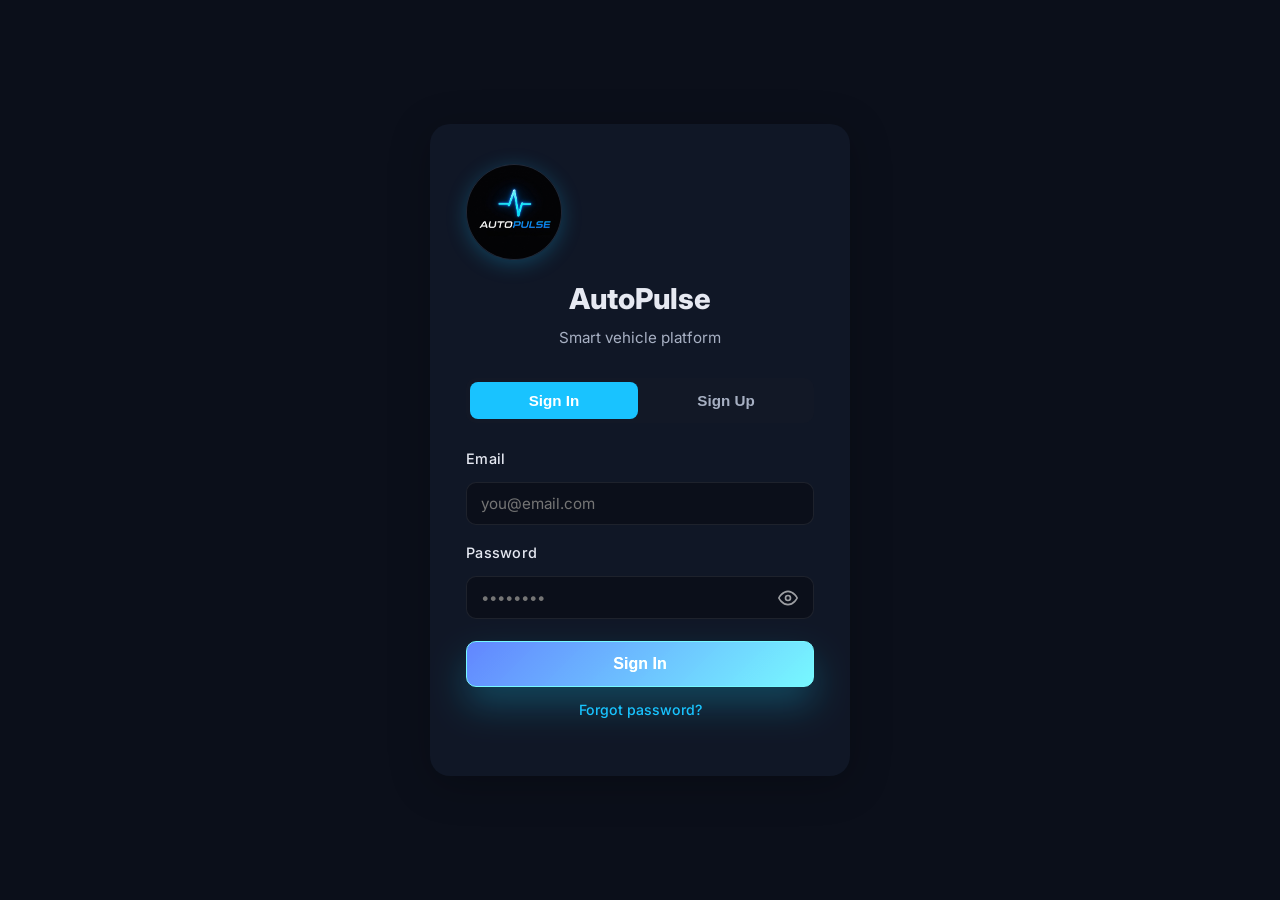
<file: auth.html>
<!doctype html>
<html lang="en">
  <head>
    <meta charset="UTF-8" />
    <meta name="viewport" content="width=device-width, initial-scale=1.0" />
    <title>AutoPulse — Login</title>
    <meta name="theme-color" content="#0b0f1a" />
    <link rel="preconnect" href="https://fonts.googleapis.com" />
    <link rel="preconnect" href="https://fonts.gstatic.com" crossorigin />
    <link href="https://fonts.googleapis.com/css2?family=Inter:wght@300;400;500;600;700;800&display=swap" rel="stylesheet" />
    <link rel="stylesheet" href="styles.css" />
    <link rel="stylesheet" href="auth.css" />
  </head>
  <body class="auth-body">

    <div class="auth-container">

      <!-- Logo -->
      <div class="auth-brand">
        <img src="images/NEW.png" alt="AutoPulse" class="auth-logo" />
        <h1 class="auth-title">AutoPulse</h1>
        <p class="auth-subtitle">Smart vehicle platform</p>
      </div>

      <!-- Tabs -->
      <div class="auth-tabs">
        <button class="auth-tab active" id="tab-login" onclick="switchTab('login')">Sign In</button>
        <button class="auth-tab" id="tab-signup" onclick="switchTab('signup')">Sign Up</button>
      </div>

      <!-- Login Form -->
      <div id="form-login" class="auth-form">
        <div class="form-group">
          <label for="login-email">Email</label>
          <input type="email" id="login-email" placeholder="you@email.com" required />
        </div>
        <div class="form-group">
          <label for="login-password">Password</label>
          <div class="password-wrapper">
            <input type="password" id="login-password" placeholder="••••••••" required />
            <button type="button" class="toggle-password" onclick="togglePassword('login-password', this)" aria-label="Show password">
              <svg width="20" height="20" viewBox="0 0 24 24" fill="none" stroke="currentColor" stroke-width="2" stroke-linecap="round" stroke-linejoin="round"><path d="M1 12s4-8 11-8 11 8 11 8-4 8-11 8-11-8-11-8z"></path><circle cx="12" cy="12" r="3"></circle></svg>
            </button>
          </div>
        </div>
        <div id="login-error" class="auth-message error" style="display:none;"></div>
        <button class="btn primary auth-btn" onclick="handleLogin()">Sign In</button>
        <p style="text-align:center;margin-top:12px;font-size:0.88rem;">
         <a href="javascript:void(0)" onclick="switchTab('forgot')"
             style="color:var(--accent);text-decoration:none;font-weight:500;">
            Forgot password?
          </a>
        </p>
      </div>

      <!-- Forgot Password Form -->
      <div id="form-forgot" class="auth-form" style="display:none;">
        <p style="color:var(--muted);font-size:0.9rem;margin-bottom:16px;">
          Enter your email and choose a new password.
        </p>
        <div class="form-group">
          <label for="forgot-email">Email</label>
          <input type="email" id="forgot-email" placeholder="you@email.com" required />
        </div>
        <div class="form-group">
          <label for="forgot-password">New Password</label>
          <input type="password" id="forgot-password" placeholder="Min. 6 characters" required />
        </div>
        <div id="forgot-error" class="auth-message error" style="display:none;"></div>
        <div id="forgot-success" class="auth-message success" style="display:none;"></div>
        <button class="btn primary auth-btn" onclick="handleForgotPassword()">Reset Password</button>
        <p style="text-align:center;margin-top:12px;font-size:0.88rem;">
          <a href="#" onclick="switchTab('login')" 
             style="color:var(--accent);text-decoration:none;font-weight:500;">
            ← Back to Sign In
          </a>
        </p>
      </div>

      <!-- Signup Form -->
      <div id="form-signup" class="auth-form" style="display:none;">
        <div class="form-group">
          <label for="signup-name">Full Name</label>
          <input type="text" id="signup-name" placeholder="John Doe" required />
        </div>
        <div class="form-group">
          <label for="signup-email">Email</label>
          <input type="email" id="signup-email" placeholder="you@email.com" required />
        </div>
        <div class="form-group">
          <label for="signup-password">Password</label>
          <div class="password-wrapper">
            <input type="password" id="signup-password" placeholder="Min. 6 characters" required />
            <button type="button" class="toggle-password" onclick="togglePassword('signup-password', this)" aria-label="Show password">
              <svg width="20" height="20" viewBox="0 0 24 24" fill="none" stroke="currentColor" stroke-width="2" stroke-linecap="round" stroke-linejoin="round"><path d="M1 12s4-8 11-8 11 8 11 8-4 8-11 8-11-8-11-8z"></path><circle cx="12" cy="12" r="3"></circle></svg>
            </button>
          </div>
        </div>
        <div id="signup-error" class="auth-message error" style="display:none;"></div>
        <div id="signup-success" class="auth-message success" style="display:none;"></div>
        <button class="btn primary auth-btn" onclick="handleSignup()">Create Account</button>
      </div>

    </div>

    <script src="auth.js"></script>
  </body>
</html>
</file>
<file: styles.css>
/* Light mode — select/inputs inside vehicle card */
body.light-mode select {
  background: #F8FAFF !important;
  color: #1A1D2E !important;
  border-color: #DDE3F0 !important;
}
body.light-mode select:focus {
  border-color: #4F6EF7 !important;
  outline: none !important;
  box-shadow: 0 0 0 3px rgba(79,110,247,0.12) !important;
}

/* ===================
   LIGHT MODE — OPTION A
   Blue / Professional SaaS
   =================== */
body.light-mode {
  color-scheme: light;
  --bg:            #F0F4FA;
  --bg-soft:       #E8EEF8;
  --card:          #FFFFFF;
  --text:          #1A1D2E;
  --muted:         #5A6480;
  --primary:       #4F6EF7;
  --primary-dark:  #3850E8;
  --accent:        #4F6EF7;
  --accent-light:  #7B97FF;
  --border:        #DDE3F0;
  --shadow:        0 2px 14px rgba(79,110,247,0.08);
  --shadow-strong: 0 8px 32px rgba(79,110,247,0.13);
  --gradient-card: linear-gradient(135deg, #FFFFFF 60%, #F0F4FF 100%);
  --gradient-section: linear-gradient(120deg, #F0F4FA 60%, #E8EEF8 100%);
  background: #F0F4FA !important;
  color: var(--text) !important;
}

/* Sidebar */
body.light-mode .sidebar {
  background: #FFFFFF !important;
  border-right: 1px solid #DDE3F0 !important;
  box-shadow: 2px 0 16px rgba(79,110,247,0.06) !important;
}
body.light-mode .sidebar-nav a {
  color: #5A6480 !important;
}
body.light-mode .sidebar-nav a.active {
  background: #EEF2FF !important;
  color: #4F6EF7 !important;
}
body.light-mode .sidebar-nav a:hover:not(.active) {
  background: #F4F6FF !important;
  color: #4F6EF7 !important;
}

/* Topbar — sin fondo propio, los elementos flotan */
body.light-mode .topbar {
  background: transparent !important;
  box-shadow: none !important;
  border-bottom: 1px solid #DDE3F0 !important;
  padding-bottom: 16px !important;
}
body.light-mode .search {
  background: #FFFFFF !important;
  border: 1.5px solid #DDE3F0 !important;
  color: #5A6480 !important;
  box-shadow: 0 1px 6px rgba(79,110,247,0.06) !important;
}
body.light-mode .search input,
body.light-mode .search input[type="search"] {
  color: #1A1D2E !important;
  border: none !important;
  background: transparent !important;
}
body.light-mode .icon-button {
  background: #FFFFFF !important;
  border: 1px solid #DDE3F0 !important;
  color: #4F6EF7 !important;
  box-shadow: 0 1px 6px rgba(79,110,247,0.06) !important;
}
body.light-mode .owner {
  background: #FFFFFF !important;
  border: 1px solid #DDE3F0 !important;
  box-shadow: 0 1px 6px rgba(79,110,247,0.06) !important;
}
body.light-mode .owner p    { color: #1A1D2E !important; }
body.light-mode .owner span { color: #5A6480 !important; }

/* Cards */
body.light-mode .vehicle-card,
body.light-mode .vehicle-card-clean,
body.light-mode .vehicle-card-large,
body.light-mode .dashboard-vehicle-data {
  background: #FFFFFF !important;
  border: none !important;
  box-shadow: 0 4px 18px rgba(79,110,247,0.10) !important;
}
body.light-mode .stat-card,
body.light-mode .record-card {
  background: #FFFFFF !important;
  border: none !important;
  box-shadow: 0 2px 12px rgba(79,110,247,0.08) !important;
}
body.light-mode .record-card:hover,
body.light-mode .vehicle-card-large:hover,
body.light-mode .vehicle-card-clean:hover {
  box-shadow: 0 6px 24px rgba(79,110,247,0.16) !important;
}

/* Vehicle title gradient */
body.light-mode .vehicle-title {
  background: linear-gradient(90deg, #4F6EF7, #7B97FF) !important;
  -webkit-background-clip: text !important;
  -webkit-text-fill-color: transparent !important;
  background-clip: text !important;
}

/* Stats */
body.light-mode .stat-card h3 { color: #5A6480; }
body.light-mode .stat-card p   { color: #1A1D2E; }
body.light-mode .stat-card span { color: #5A6480; }

/* Modals */
body.light-mode .modal-bg {
  background: rgba(15, 20, 50, 0.55) !important;
}
body.light-mode .modal-card {
  background: #FFFFFF !important;
  border: 1px solid #DDE3F0 !important;
  box-shadow: 0 16px 48px rgba(79,110,247,0.14) !important;
  color: #1A1D2E !important;
}
body.light-mode .modal-close {
  color: #5A6480 !important;
}
body.light-mode .modal-close:hover {
  background: #F0F4FA !important;
}
body.light-mode .modal-table thead tr {
  background: #F0F4FA !important;
}
body.light-mode .modal-table tbody tr:hover {
  background: #F4F6FF !important;
}

/* Chart & Settings cards */
body.light-mode .chart-card,
body.light-mode .settings-card {
  background: #FFFFFF !important;
  border: 1px solid #DDE3F0 !important;
  box-shadow: 0 2px 12px rgba(79,110,247,0.07) !important;
}

/* Footer */
body.light-mode .footer {
  background: #FFFFFF !important;
  border-top: 1px solid #DDE3F0 !important;
  color: #5A6480 !important;
}

/* Forms */
body.light-mode .form-group input,
body.light-mode .form-group select,
body.light-mode .form-group textarea {
  background: #F8FAFF !important;
  border-color: #DDE3F0 !important;
  color: #1A1D2E !important;
}
body.light-mode .form-group input:focus,
body.light-mode .form-group select:focus {
  border-color: #4F6EF7 !important;
  box-shadow: 0 0 0 3px rgba(79,110,247,0.12) !important;
}
body.light-mode .form-group label {
  color: #5A6480 !important;
}

/* Misc text */
body.light-mode .vehicle-header h1 { color: #1A1D2E; }
body.light-mode .vehicle-header p  { color: #5A6480; }
body.light-mode .dashboard-divider { display: none !important; }
body.light-mode .main-section {
  background: transparent !important;
  box-shadow: none !important;
}

/* Imágenes: sin sombra cyan en light mode */
body.light-mode img {
  box-shadow: 0 4px 18px rgba(79,110,247,0.10) !important;
  border-color: #DDE3F0 !important;
}

/* Hero image: sin sombra cyan */
body.light-mode .dashboard-vehicle-visual-hero img,
body.light-mode .vehicle-visual-clean img {
  box-shadow: 0 8px 32px rgba(79,110,247,0.12) !important;
}




/* Vehicle card large — base */
.vehicle-card-large {
  background: var(--card);
  border: 1px solid var(--border);
  border-radius: 24px;
  padding: 36px 40px 32px 40px;
  box-shadow: var(--shadow);
  margin-bottom: 24px;
  width: 100%;
  box-sizing: border-box;
}

.vehicle-card-large .vehicle-title {
  font-size: 1.9rem;
  font-weight: 800;
  letter-spacing: -0.02em;
  margin-bottom: 16px;
}
.vehicle-card-large .vehicle-meta-clean {
  grid-template-columns: repeat(auto-fill, minmax(190px, 1fr));
  font-size: 1.05rem;
  gap: 12px 28px;
  margin-bottom: 18px;
}
.vehicle-owner-info {
  margin-top: 18px;
  padding: 18px 0 0 0;
  border-top: 1.5px solid rgba(91,124,253,0.10);
  width: 100%;
}
.vehicle-owner-info h3 {
  font-size: 1.15rem;
  margin-bottom: 10px;
  color: var(--primary);
}
/* Hero section for My Vehicles */
.vehicle-section-hero {
  display: flex;
  flex-direction: column;
  align-items: center;
  gap: 32px;
  margin: 56px auto 64px auto;
  width: 100%;
  max-width: 900px;
}
.vehicle-section-hero .vehicle-visual-clean {
  width: 100%;
  display: flex;
  justify-content: center;
  margin-bottom: 0;
}
.vehicle-section-hero .vehicle-visual-clean img {
  width: 100%;
  max-width: 700px;
  max-height: 420px;
  aspect-ratio: 16/7;
  object-fit: contain;
  border-radius: 28px;
  background: linear-gradient(120deg, #181f2a 60%, #19c3ff 100%);
  box-shadow: 0 18px 54px rgba(25,195,255,0.22);
  display: block;
  margin: 0 auto;
}
.dashboard-vehicle-visual-hero {
  margin-bottom: 16px;
  margin-top: -90px;
  text-align: center;
}
.dashboard-vehicle-data {
  margin-bottom: 44px;
  margin-top: 0;
  box-sizing: border-box;
  background: var(--gradient-card);
  border-radius: 18px;
  box-shadow: var(--shadow-strong);
  border: 1.5px solid var(--accent-light);
  text-align: center;
}
#dashboard-section .stats-grid {
  margin-top: 36px;
  margin-bottom: 0;
}
/* Imagen hero destacada en Dashboard */
.dashboard-vehicle-visual-hero {
  width: 100%;
  display: flex;
  justify-content: center;
  align-items: flex-end;
  margin: 0 auto 32px auto;
  padding-top: 32px;
}
.dashboard-vehicle-visual-hero img {
  width: 100%;
  max-width: 800px;
  max-height: 4000px;
  border-radius: 38px;
  box-shadow: 0 18px 54px rgba(25,195,255,0.22);
  object-fit: cover;
  transition: transform 0.3s cubic-bezier(.4,2,.6,1);
}
.dashboard-vehicle-data {
  margin: 0 auto 32px auto;
  max-width: 700px;
  width: 100%;
  box-sizing: border-box;
  overflow: hidden;
  padding: 36px 32px;
  margin-bottom: 40px;
  text-align: center;
}
/* Destacar imagen de vehículo en Dashboard */
#dashboard-section .vehicle-card-clean {
  margin-top: 40px;
  box-shadow: 0 4px 32px rgba(91,124,253,0.13);
}
#dashboard-section .vehicle-visual-clean {
  margin-top: 28px;
  display: flex;
  justify-content: center;
}
#dashboard-section .vehicle-visual-clean img {
  width: 100%;
  max-width: 520px;
  max-height: 340px;
  border-radius: 18px;
  box-shadow: 0 8px 32px rgba(91,124,253,0.18);
  object-fit: cover;
  transition: transform 0.3s cubic-bezier(.4,2,.6,1);
  will-change: transform;
}
#dashboard-section .vehicle-visual-clean img:hover {
  box-shadow: 0 12px 40px rgba(91,124,253,0.22);
}
/* Clean vehicle card for My Vehicles */
.vehicle-card-clean {
  margin: 56px auto 0 auto;
  box-shadow: 0 6px 32px rgba(91,124,253,0.13);
  padding: 32px 32px 24px 32px;
  border-radius: 24px;
}
.vehicle-title {
  margin-bottom: 18px;
  font-size: 1.5rem;
  font-weight: 700;
  background: linear-gradient(90deg, var(--primary), var(--accent-light));
  -webkit-background-clip: text;
  -webkit-text-fill-color: transparent;
  background-clip: text;
}
.vehicle-meta-clean {
  display: grid;
  grid-template-columns: repeat(auto-fill, minmax(160px, 1fr));
  gap: 10px 24px;
  font-size: 1.05rem;
}
.vehicle-visual-clean {
  margin-top: 18px;
}
.main-section {
  opacity: 1;
  transform: translateY(0);
  transition: opacity 0.35s cubic-bezier(.4,0,.2,1), transform 0.35s cubic-bezier(.4,0,.2,1);
}
.main-section[style*="display: none"] {
  opacity: 0;
  transform: translateY(32px);
  pointer-events: none;
  position: absolute;
  z-index: 0;
}

/* ===================
   MODALS — BASE
   =================== */
.modal-bg {
  display: none;
  position: fixed;
  top: 0; left: 0;
  width: 100vw; height: 100vh;
  background: rgba(16,23,38,0.85);
  z-index: 2000;
  align-items: center;
  justify-content: center;
  padding: 24px 16px;
  box-sizing: border-box;
  overflow-y: auto;
}

.modal-bg.active { display: flex; }

.modal-card {
  background: var(--card);
  border: 1px solid var(--border);
  border-radius: 20px;
  box-shadow: var(--shadow);
  padding: 32px 28px 24px 28px;
  max-width: 600px;
  width: 95vw;
  position: relative;
  max-height: 90vh;
  overflow-y: auto;
  margin: auto;
}

body.modal-open {
  overflow: hidden;
}

.modal-close {
  position: absolute;
  top: 16px; right: 16px;
  background: none;
  border: none;
  font-size: 1.5rem;
  color: var(--text);
  cursor: pointer;
  line-height: 1;
  padding: 4px 8px;
  border-radius: 6px;
  transition: background 0.15s;
}
.modal-close:hover { background: rgba(255,255,255,0.08); }

.modal-table {
  width: 100%;
  font-size: 0.95rem;
  border-collapse: collapse;
  margin-bottom: 12px;
}
.modal-table th,
.modal-table td { padding: 9px 7px; text-align: left; }
.modal-table thead tr { background: rgba(16,23,38,0.12); }
.modal-table tbody tr:nth-child(even) { background: rgba(255,255,255,0.02); }
.modal-table tbody tr:hover { background: rgba(25,195,255,0.05); }
.modal-muted { color: var(--muted); font-size: 0.95rem; }

.modal-bg.active .modal-card {
  animation: modalPopIn 0.32s cubic-bezier(.4,0,.2,1);
}
@keyframes modalPopIn {
  0% { transform: scale(0.92) translateY(32px); opacity: 0; }
  100% { transform: scale(1) translateY(0); opacity: 1; }
}
.btn, .record-card, .vehicle-card-large, .vehicle-card-clean {
  transition: box-shadow 0.18s, transform 0.18s, background 0.3s, color 0.2s;
}
.btn:active {
  transform: scale(0.98);
}
.record-card:hover, .vehicle-card-large:hover, .vehicle-card-clean:hover {
  box-shadow: 0 4px 24px rgba(25,195,255,0.22);
  transition: box-shadow 0.2s;
}
.dashboard-section .vehicle-header {
  margin-bottom: 32px;
  align-items: flex-end;
}

.dashboard-section .stats-grid {
  margin-bottom: 32px;
}

.dashboard-section .vehicle-card {
  margin-bottom: 32px;
  margin-top: 0;
}

.dashboard-section #dashboard-chart {
  margin-top: 24px;
  margin-bottom: 0;
  background: var(--card);
  border-radius: 16px;
  box-shadow: var(--shadow);
  padding: 24px 18px;
}

@media (max-width: 720px) {
  .dashboard-section .vehicle-header,
  .dashboard-section .stats-grid,
  .dashboard-section .vehicle-card,
  .dashboard-section #dashboard-chart {
    margin-bottom: 18px;
    padding: 12px 6px;
  }
  
}

/* Main section layout organization */
.main-section {
  display: flex;
  flex-direction: column;
  gap: 32px;
  width: 100%;
  max-width: 900px;
  margin: 0 auto 0 auto;
  padding: 0 24px 48px 24px;
  min-height: unset;
}

.main-section .vehicle-header {
  margin-bottom: 0;
}

.main-section .vehicle-card {
  margin-top: 0;
}

.main-section .records-grid {
  margin-top: 0;
}

@media (max-width: 1000px) {
  .main-section {
    max-width: 100%;
    padding: 16px 16px 48px 16px;
  }
}

@media (max-width: 720px) {
  .main-section {
    padding: 8px 14px 48px 14px;
    gap: 18px;
  }
}
/* Design tokens and theme colors */
:root {
  color-scheme: light;
  --bg: #0b0f1a;
  --bg-soft: #121826;
  --card: #101726;
  --text: #e6e9f2;
  --muted: #a7b0c3;
  --primary: #5b7cfd;
  --primary-dark: #3f5cf7;
  --accent: #19c3ff;
  --accent-light: #6ee6ff;
  --border: rgba(255, 255, 255, 0.08);
  --shadow: 0 24px 60px rgba(15, 23, 42, 0.45);
  --shadow-strong: 0 32px 80px rgba(25,195,255,0.18);
  --radius: 18px;
  --gradient-card: linear-gradient(135deg, #101726 60%, #19c3ff 100%);
  --gradient-section: linear-gradient(120deg, #0b0f1a 60%, #5b7cfd 100%);
}

html, body {
  overflow-x: hidden;
  max-width: 100vw;
  width: 100%;
  position: relative;
  margin: 0;
  padding: 0;
}

*, *::before, *::after {
  box-sizing: border-box;
}

body {
  font-family: "Inter", system-ui, -apple-system, sans-serif;
  background: var(--gradient-section);
  color: var(--text);
  line-height: 1.6;
  min-height: 100vh;
}

/* Make images responsive */
img {
  max-width: 100%;
  display: block;
}

/* Link defaults */
a {
  color: inherit;
  text-decoration: none;
}

/* Page width wrapper */
  /* Rectángulo decorativo sobre Dashboard */
  .dashboard-divider {
    position: absolute;
    top: -32px;
    left: 0;
    width: 100%;
    height: 32px;
    background: linear-gradient(90deg, var(--bg-soft), var(--accent), var(--bg-soft));
    opacity: 0.18;
    border-radius: 8px;
    z-index: 1;
  }
.container {
  width: min(1200px, 92%);
  margin: 0 auto;
}

/* Button base styles */
.btn {
  border: 1px solid transparent;
  border-radius: 999px;
  padding: 12px 22px;
  font-weight: 600;
  cursor: pointer;
  transition: 0.2s ease;
}

/* Primary button styling */
.btn.primary {
  background: linear-gradient(135deg, var(--primary), var(--accent-light));
  color: #fff;
  box-shadow: 0 18px 36px rgba(25,195,255,0.25);
  border: 1.5px solid var(--accent-light);
  filter: brightness(1.08);
}

/* Primary button hover state */
.btn.primary:hover {
  box-shadow: 0 8px 28px rgba(25,195,255,0.30);
  filter: brightness(1.08);
}

/* Ghost button styling */
.btn.ghost {
  background: transparent;
  color: var(--text);
  border-color: var(--border);
}

/* Ghost button hover state */
.btn.ghost:hover {
  border-color: rgba(255, 255, 255, 0.24);
}

/* Brand area */
.brand {
  display: flex;
  align-items: center;
  gap: 12px;
  font-weight: 700;
  font-size: 1.1rem;
  color: var(--accent);
}
.brand-logo {
  width: 135px;
  height: 135px;
  object-fit: cover;
  border-radius: 50%;
  background: rgba(255,255,255,0.95);
  padding: 1px;
  filter: drop-shadow(0 8px 16px rgba(21, 87, 111, 0.18));
  box-shadow: 0 8px 32px 0 rgba(0,0,0,0.18), 0 2px 8px 0 rgba(0,0,0,0.12);
}

/* App layout grid */
.app {
  display: grid;
  grid-template-columns: 280px 1fr;
  grid-template-rows: auto;
  gap: 24px;
  padding: 0 32px 32px;
  align-items: start;
}

/* Main content area */
.content {
  grid-column: 2;
  grid-row: 1;
  display: grid;
  gap: 28px;
}

/* Right sidebar */
.sidebar {
  grid-column: 1;
  grid-row: 1;
  background: rgba(16, 23, 38, 0.7);
  border: 1px solid var(--border);
  border-radius: 24px;
  padding: 24px;
  display: grid;
  gap: 32px;
  align-content: start;
  align-self: start;
  margin-top: 0;
}

/* Sidebar brand block */
.sidebar-brand {
  display: grid;
  justify-items: start;
  gap: 12px;
  text-align: left;
  font-weight: 700;
  transition: background 0.18s, color 0.18s, box-shadow 0.18s;
  position: relative;
  outline: none;
}

/* Sidebar navigation */
.sidebar-nav {
  display: grid;
  gap: 14px;
}

.sidebar-nav a {
  padding: 12px 16px;
  border-radius: 14px;
  border: 1px solid transparent;
  color: var(--muted);
  font-weight: 500;
  transition: background 0.18s, color 0.18s, box-shadow 0.18s;
  position: relative;
  outline: none;
  cursor: pointer;
  user-select: none;
}

/* Sidebar hover/active fix */
.sidebar-nav a {
  background: none;
  transition: background 0.2s;
}
.sidebar-nav a.active,
.sidebar-nav a:hover:active {
  background: var(--card);
  color: var(--primary, #5b7cfd);
}
.sidebar-nav a:hover:not(.active) {
  background: rgba(91,124,253,0.08);
  color: var(--primary, #5b7cfd);
}

/* Top bar */
.topbar {
  display: flex;
  align-items: center;
  justify-content: space-between;
  padding: 12px 32px 0 32px;
  width: 100%;
  box-sizing: border-box;
  overflow: visible;
}
.topbar-spacer {
  flex: 1;
}
.topbar-actions {
  display: flex;
  align-items: center;
  gap: 12px;
  flex-wrap: nowrap;
  overflow: visible;
}
.search {
  display: flex;
  align-items: center;
  justify-content: flex-start;
  flex: 1;
  margin-right: 24px;
}
.search input[type="search"] {
  padding: 10px 18px;
  border-radius: 999px;
  border: 1.5px solid var(--accent-light);
  font-size: 1rem;
  width: 260px;
  margin-left: 8px;
}

/* search input border handled above in light mode block */
@media (max-width: 1000px) {
  .topbar {
    flex-direction: row;
    align-items: center;
    justify-content: space-between;
    padding: 16px 16px 16px 20px;
  }
   .mobile-brand {
    display: flex !important;
  }
  .topbar-actions .search,
  .topbar-actions #theme-toggle,
  .topbar-actions .owner {
    display: none !important;
  }
  .topbar-spacer {
    display: none;
  }
}

/* Search bar */
.search {
  display: flex;
  align-items: center;
  gap: 12px;
  padding: 10px 16px;
  border-radius: 999px;
  background: rgba(7, 7, 9, 0.8);
  border: 1px solid var(--border);
  color: var(--muted);
  font-size: 0.9rem;
}

.search input {
  background: transparent;
  border: none;
  color: var(--text);
  outline: none;
  width: 220px;
}

/* Notification button */
.icon-button {
  display: flex;
  align-items: center;
  justify-content: center;
  width: 38px;
  height: 38px;
  border-radius: 40%;
  background: var(--card);
  box-shadow: 0 2px 8px rgba(248, 249, 253, 0.1);
  position: relative;
  padding: 0;
  cursor: pointer;
}
.icon-button .bell {
  font-size: 1.2rem;
  display: flex;
  align-items: center;
  justify-content: center;
  width: 80%;
  height: 80%;
}
.icon-button .badge-dot {
  position: absolute;
  top: -6px;
  right: -6px;
  min-width: 18px;
  height: 18px;
  background: #e74c3c;
  border-radius: 999px;
  border: 2px solid var(--bg);
  display: flex;
  align-items: center;
  justify-content: center;
  font-size: 0.7rem;
  font-weight: 700;
  color: #fff;
  padding: 0 4px;
  box-shadow: 0 2px 8px rgba(231,76,60,0.4);
}

/* Owner profile */
.owner {
  display: flex;
  align-items: center;
  gap: 12px;
  background: var(--card);
  border-radius: 999px;
  padding: 8px 18px;
  box-shadow: 0 2px 8px rgba(0, 0, 0, 0.12);
}
.owner img.avatar {
  width: 40px;
  height: 40px;
  border-radius: 50%;
  object-fit: cover;
  background: #a7b0c3;
  box-shadow: 0 2px 8px rgba(248, 249, 253, 0.1);
}
.owner p {
  font-size: 1rem;
  font-weight: 600;
  margin: 0;
}
.owner span {
  font-size: 0.92rem;
  color: var(--muted);
}

.avatar {
  width: 42px;
  height: 42px;
  border-radius: 50%;
  object-fit: cover;
}

/* Vehicle overview section */
/* Remove old .vehicle-overview grid if not used */

.vehicle-header {
  display: flex;
  align-items: center;
  justify-content: space-between;
  gap: 24px;
}

.vehicle-header h1 {
  text-shadow: 0 4px 24px rgba(91,124,253,0.18), 0 1px 2px rgba(25,195,255,0.10);
  font-size: 2.2rem;
  font-weight: 800;
  letter-spacing: -0.02em;
  margin-bottom: 12px;
}

.vehicle-header p {
  color: var(--muted);
}

.vehicle-select {
  display: grid;
  gap: 8px;
  color: var(--muted);
  font-size: 0.9rem;
}

/* Regla general eliminada para evitar sobrescribir el modo claro */


/* Vehicle stats */
.stats-grid {
  display: grid;
  grid-template-columns: repeat(auto-fit, minmax(200px, 1fr));
  gap: 24px;
  margin-bottom: 80px;
}

.stat-card {
  background: var(--card);
  border: 1px solid var(--border);
  border-radius: 16px;
  padding: 20px;
  display: grid;
  gap: 6px;
}

.stat-card span {
  color: var(--muted);
  font-size: 0.85rem;
}

/* Vehicle card */
.vehicle-card {
  background: var(--card);
  border: 1px solid var(--border);
  border-radius: 24px;
  padding: 32px 32px 24px 32px;
  max-width: 100%;
  box-shadow: 0 6px 32px rgba(91,124,253,0.13);
  display: grid;
  grid-template-columns: repeat(auto-fit, minmax(240px, 1fr));
  gap: 24px;
  align-items: center;
  box-shadow: var(--shadow);
}

.vehicle-info p {
  color: var(--muted);
  margin: 8px 0 16px;
}

.vehicle-meta {
  display: grid;
  grid-template-columns: repeat(auto-fit, minmax(120px, 1fr));
  gap: 16px;
}

.vehicle-meta span {
  color: var(--muted);
  font-size: 0.85rem;
}

.vehicle-visual img {
  width: 100%;
  border-radius: 16px;
  border: 1px solid var(--border);
}

/* Records section */
.records-grid {
  display: grid;
  grid-template-columns: repeat(auto-fit, minmax(240px, 1fr));
  gap: 32px;
  margin-top: 64px;
  margin-bottom: 32px;
  clear: both;
}
#dashboard-section .records-grid .record-card:first-child {
  margin-top: 48px;
}
#my-vehicles-section,
  #maintenance-section,
  #fuel-section,
  #reports-section,
  #settings-section {
    width: 100% !important;
    max-width: 100% !important;
    overflow-x: hidden !important;
    box-sizing: border-box !important;
  }

  .main-section * {
    max-width: 100%;
    box-sizing: border-box;
  }

  table {
    display: block;
    overflow-x: auto;
    white-space: nowrap;
  }
.record-card {
  background: var(--card);
  border: 1px solid var(--border);
  border-radius: 16px;
  padding: 20px;
  display: grid;
  gap: 14px;
}

.record-card ul {
  list-style: none;
  display: grid;
  gap: 8px;
  color: var(--muted);
}

/* Tablet & Mobile — sidebar se esconde, hamburger toma el control */
@media (max-width: 1000px) {
  .app {
    grid-template-columns: 1fr;
    padding: 0 20px 32px;
    gap: 0;
  }
  .sidebar {
    display: none;
  }
  .content {
    grid-column: 1;
    grid-row: 1;
  }
  .hamburger {
    display: flex !important;
  }
}

/* Mobile — ajustes adicionales */
/* Mobile — ajustes adicionales */
@media (max-width: 720px) {
  .app {
    padding: 0 0 24px;
  }
  .content {
    padding: 0;
    width: 100%;
    overflow-x: hidden;
  }
  .topbar {
    padding: 16px;
  }
  .main-section {
    padding: 16px 14px 0 14px;
    gap: 20px;
    max-width: 100%;
    overflow-x: hidden;
  }
  .vehicle-header {
    flex-wrap: wrap;
    gap: 12px;
  }
  .vehicle-header h1 {
    padding-left: 0;
  }
  .vehicle-card-large, .vehicle-card-clean, .dashboard-vehicle-data {
    padding: 22px 14px;
  }
  .stats-grid, .records-grid {
    gap: 14px;
    grid-template-columns: 1fr;
  }
  .form-grid {
    grid-template-columns: 1fr;
  }
  .modal-card {
    padding: 20px 14px;
    margin: 12px;
    max-width: calc(100vw - 24px);
    box-sizing: border-box;
  }
  h1 { font-size: 1.5rem; }
  h2 { font-size: 1.15rem; }
  .vehicle-title { font-size: 1.4rem !important; }
  h3 { font-size: 1rem; }
  #dashboard-section {
    width: 100% !important;
    max-width: 100% !important;
    overflow-x: hidden !important;
    box-sizing: border-box !important;
  }
  #my-vehicles-section,
  #maintenance-section,
  #fuel-section,
  #reports-section,
  #settings-section {
    width: 100% !important;
    max-width: 100% !important;
    overflow-x: hidden !important;
    box-sizing: border-box !important;
  }
  .main-section * {
    max-width: 100%;
    box-sizing: border-box;
  }
  table {
    display: block;
    overflow-x: auto;
    white-space: nowrap;
  }
  /* Mobile nav light mode fix */
  body.light-mode .mobile-nav {
    background: rgba(255,255,255,0.97) !important;
  }
  body.light-mode .mobile-nav a {
    color: #23272F !important;
  }
  body.light-mode .mobile-nav a:hover {
    background: rgba(25,195,255,0.12);
    color: var(--accent) !important;
  }
  /* Auth logo bigger on mobile */
  .auth-logo {
    width: 88px !important;
    height: 88px !important;
  }
  /* Ocultar elementos del topbar en mobile */
  .search,
  .owner,
  #theme-toggle {
    display: none !important;
  }
  /* Mostrar hamburger */
  #hamburger-menu {
    display: flex !important;
  }
  /* Mostrar mobile brand */
  .mobile-brand {
    display: flex !important;
  }
  /* Topbar más compacto */
  .topbar {
    padding: 12px 16px;
  }
  .topbar {
    overflow: visible;
  }
  .topbar-actions {
    overflow: visible;
  }
  #hamburger-menu {
    display: flex !important;
    flex-shrink: 0;
  }
}

  /* Topbar más compacto */
  .topbar {
    padding: 12px 16px;
  }

  #dashboard-section {
    width: 100% !important;
    max-width: 100% !important;
    overflow-x: hidden !important;
    box-sizing: border-box !important;
  }


/* Feedback visual en botones */
.btn:hover, .btn:focus {
  filter: brightness(1.08);
}
input, select, textarea {
  border-radius: 8px;
  border: 1.5px solid var(--border);
  padding: 10px 14px;
  font-size: 1rem;
  transition: border-color 0.2s, box-shadow 0.2s;
}
input:focus, select:focus, textarea:focus {
  border-color: var(--accent);
  box-shadow: 0 0 0 2px rgba(25,195,255,0.15);
}
body.light-mode .vehicle-select select:focus {
  border-color: #e0e2e7 !important;
  box-shadow: none !important;
}
.record-card:active {
  background: var(--bg-soft);
  box-shadow: 0 4px 16px rgba(25,195,255,0.12);
}

/* Imágenes e ilustraciones de calidad */
img, .illustration {
  border-radius: 16px;
  box-shadow: 0 8px 32px rgba(25,195,255,0.12);
  border: 1.5px solid var(--border);
  object-fit: cover;
  max-width: 100%;
  height: auto;
}
.illustration {
  width: 100%;
  max-width: 480px;
  margin: 0 auto 24px auto;
  display: block;
}

/* Footer profesional */
.footer {
  width: 100%;
  background: var(--bg-soft);
  color: var(--muted);
  padding: 24px 0;
  text-align: center;
  font-size: 0.98rem;
  border-top: 1.5px solid var(--border);
  margin-top: 48px;
}
.footer .footer-links {
  margin-bottom: 8px;
}
.footer .footer-links a {
  color: var(--accent);
  margin: 0 8px;
  text-decoration: underline;
  font-weight: 500;
}

/* Unificación de botones y formularios */
.btn, button, input[type="submit"] {
  border-radius: 999px;
  padding: 12px 22px;
  font-weight: 600;
  font-size: 1rem;
  border: 1.5px solid var(--accent-light);
  background: linear-gradient(135deg, var(--primary), var(--accent-light));
  color: #fff;
  cursor: pointer;
  transition: box-shadow 0.18s, transform 0.18s, background 0.3s, color 0.2s;
}
.btn.ghost, button.ghost, input[type="submit"].ghost {
  background: transparent;
  color: var(--primary);
  border-color: var(--border);
}
.btn.ghost:hover, button.ghost:hover, input[type="submit"].ghost:hover {
  border-color: var(--accent-light);
  color: var(--accent);
}

#fuel-section .vehicle-card {
  margin-bottom: 0 !important;
  padding-bottom: 48px;
  max-width: 100%;
}
#fuel-section .stats-grid {
  margin-top: 48px;
}

/* (duplicate light-mode blocks removed — consolidated above) */
@keyframes fadeInBg {
  0% { opacity: 0; filter: blur(8px); }
  100% { opacity: 1; filter: blur(0); }
}

@keyframes popCard {
  0% { transform: scale(0.96); opacity: 0; }
  100% { transform: scale(1); opacity: 1; }
}

/* (old duplicate light-mode overrides removed) */

/* ===================
   CHART CARDS
   =================== */
.chart-card {
  background: var(--card);
  border: 1px solid var(--border);
  border-radius: 18px;
  padding: 24px;
  box-shadow: var(--shadow);
}
.chart-card h3 {
  margin: 0 0 18px 0;
  font-size: 1.05rem;
  color: var(--muted);
  font-weight: 600;
  letter-spacing: 0.01em;
}

/* ===================
   SETTINGS CARDS
   =================== */
.settings-card {
  background: var(--card);
  border: 1px solid var(--border);
  border-radius: 18px;
  padding: 24px 28px;
  box-shadow: var(--shadow);
}
.settings-card h3 {
  margin: 0 0 18px 0;
  font-size: 1.08rem;
  font-weight: 700;
}

/* ===================
   FORM GRID & GROUPS
   =================== */
.form-grid {
  display: grid;
  grid-template-columns: repeat(auto-fill, minmax(200px, 1fr));
  gap: 16px;
}

.form-group {
  display: flex;
  flex-direction: column;
  gap: 6px;
}

.form-group label {
  font-size: 0.88rem;
  font-weight: 600;
  color: var(--muted);
  letter-spacing: 0.02em;
}

.form-group input,
.form-group select,
.form-group textarea {
  background: var(--bg-soft);
  border: 1.5px solid var(--border);
  border-radius: 8px;
  padding: 9px 13px;
  font-size: 0.97rem;
  color: var(--text);
  transition: border-color 0.2s, box-shadow 0.2s;
  width: 100%;
  box-sizing: border-box;
}

.form-group input:focus,
.form-group select:focus,
.form-group textarea:focus {
  border-color: var(--accent);
  box-shadow: 0 0 0 3px rgba(25,195,255,0.12);
  outline: none;
}

/* ===================
   HAMBURGER BUTTON
   =================== */
.hamburger {
  display: none;
  background: var(--card);
  border: 1px solid var(--border);
  border-radius: 10px;
  width: 40px;
  height: 40px;
  flex-direction: column;
  align-items: center;
  justify-content: center;
  gap: 5px;
  cursor: pointer;
  box-shadow: var(--shadow);
}
.hamburger span {
  display: block;
  width: 20px;
  height: 2px;
  background: var(--text);
  border-radius: 2px;
}

/* Mobile nav links */
.mobile-nav a {
  font-size: 1.3rem;
  font-weight: 600;
  color: var(--text);
  padding: 10px 32px;
  border-radius: 12px;
  transition: background 0.18s;
}
.mobile-nav a:hover,
.mobile-nav a.active {
  background: rgba(25,195,255,0.12);
  color: var(--accent);
}

/* ===================
   LIGHT MODE — FORMS
   =================== */
body.light-mode .form-group input,
body.light-mode .form-group select,
body.light-mode .form-group textarea {
  background: #f8fafc !important;
  border-color: #e0e2e7 !important;
  color: #23272F !important;
}
body.light-mode .chart-card,
body.light-mode .settings-card {
  background: #fff !important;
  border-color: #e0e2e7 !important;
}

/* ===================
   EMPTY STATES
   =================== */
.empty-state {
  display: flex;
  flex-direction: column;
  align-items: center;
  justify-content: center;
  padding: 64px 24px;
  text-align: center;
  gap: 10px;
}
.empty-state-icon {
  font-size: 3.2rem;
  line-height: 1;
  margin-bottom: 6px;
  opacity: 0.75;
}
.empty-state h3 {
  font-size: 1.25rem;
  font-weight: 700;
  margin: 0;
}
.empty-state p {
  color: var(--muted);
  font-size: 0.97rem;
  max-width: 280px;
  margin: 0;
}

/* ===================
   SIDEBAR NAV BADGE
   =================== */
.nav-badge {
  display: inline-flex;
  align-items: center;
  justify-content: center;
  background: #e74c3c;
  color: #fff;
  font-size: 0.7rem;
  font-weight: 700;
  min-width: 18px;
  height: 18px;
  border-radius: 999px;
  padding: 0 5px;
  margin-left: 8px;
  vertical-align: middle;
  line-height: 1;
}

.vehicle-preview-img {
  width: 100%;
  max-width: 100%;
  max-height: 180px;
  box-sizing: border-box;
  object-fit: cover;
}

.main-section > *:first-child {
  margin-top: 0;
}

/* ===== STAT CARDS MEJORADAS ===== */
.stat-card {
  position: relative;
  overflow: hidden;
}

.stat-card-icon {
  font-size: 2rem;
  margin-bottom: 8px;
  display: block;
}

.stat-card--mileage {
  border-left: 4px solid #19c3ff;
}

.stat-card--fuel {
  border-left: 4px solid #f39c12;
}

.stat-card--maintenance {
  border-left: 4px solid #27ae60;
}

.stat-card--maintenance.overdue {
  border-left-color: #e74c3c;
}
@keyframes spin {
  0% { transform: rotate(0deg); }
  100% { transform: rotate(360deg); }
}

/* ===== VEHICLE HEALTH SCORE ===== */
.health-score-card {
  display: flex;
  align-items: center;
  gap: 32px;
  background: var(--card);
  border: 1px solid var(--border);
  border-radius: 20px;
  padding: 28px 32px;
  box-shadow: var(--shadow);
}

.health-score-circle {
  position: relative;
  width: 120px;
  height: 120px;
  flex-shrink: 0;
}

.health-score-svg {
  width: 120px;
  height: 120px;
  transform: rotate(0deg);
}

.health-score-value {
  position: absolute;
  top: 50%;
  left: 50%;
  transform: translate(-50%, -50%);
  text-align: center;
  line-height: 1;
}

.health-score-value span {
  font-size: 2rem;
  font-weight: 800;
  color: var(--text);
}

.health-score-value small {
  font-size: 0.9rem;
  color: var(--muted);
  font-weight: 600;
}

.health-score-info {
  flex: 1;
}

.health-score-info h3 {
  font-size: 1.2rem;
  font-weight: 700;
  margin: 0 0 6px 0;
}

.health-score-info p {
  color: var(--muted);
  font-size: 0.95rem;
  margin: 0;
}

.health-detail-item {
  display: flex;
  align-items: center;
  gap: 8px;
  font-size: 0.88rem;
  color: var(--muted);
}

.health-detail-item span:first-child {
  font-size: 1rem;
}

/* Animación del ring */
.health-score-ring-animate {
  transition: stroke-dashoffset 1.5s cubic-bezier(.4,0,.2,1);
}

@media (max-width: 720px) {
  .health-score-card {
    flex-direction: column;
    align-items: center;
    text-align: center;
    padding: 24px 16px;
    gap: 16px;
  }
}

/* ===== MICROINTERACCIONES ===== */

/* Fade in para stat cards */
@keyframes fadeInUp {
  from {
    opacity: 0;
    transform: translateY(20px);
  }
  to {
    opacity: 1;
    transform: translateY(0);
  }
}

.stat-card {
  animation: fadeInUp 0.4s ease forwards;
}

.stat-card:nth-child(1) { animation-delay: 0.1s; }
.stat-card:nth-child(2) { animation-delay: 0.2s; }
.stat-card:nth-child(3) { animation-delay: 0.3s; }

/* Fade in para vehicle cards */
.vehicle-card-large {
  animation: fadeInUp 0.4s ease forwards;
}

/* Hover en stat cards */
.stat-card {
  transition: transform 0.2s ease, box-shadow 0.2s ease;
  cursor: default;
}

.stat-card:hover {
  transform: translateY(-4px);
  box-shadow: 0 12px 32px rgba(25,195,255,0.15);
}

/* Hover en record cards */
.record-card {
  transition: transform 0.2s ease, box-shadow 0.2s ease;
}

.record-card:hover {
  transform: translateY(-3px);
  box-shadow: 0 8px 24px rgba(25,195,255,0.12);
}

/* Pulse en el badge de notificaciones */
@keyframes pulse {
  0% { transform: scale(1); }
  50% { transform: scale(1.2); }
  100% { transform: scale(1); }
}

#notif-badge {
  animation: pulse 2s infinite;
}

/* Transición suave entre secciones */
.main-section {
  animation: fadeInUp 0.35s ease forwards;
}
</file>
<file: auth.css>
*, *::before, *::after {
  box-sizing: border-box;
}

html, body {
  overflow-x: hidden;
  max-width: 100%;
  margin: 0;
  padding: 0;
}

.auth-body {
  min-height: 100vh;
  display: flex;
  align-items: center;
  justify-content: center;
  background: var(--bg);
  font-family: 'Inter', sans-serif;
}

.auth-container {
  background: var(--card);
  border-radius: 20px;
  padding: 40px 36px;
  width: 100%;
  max-width: 420px;
  box-shadow: 0 8px 40px rgba(0, 0, 0, 0.25);
}

.auth-brand {
  text-align: center;
  margin-bottom: 28px;
}

.auth-logo {
  width: 96px;
  height: 96px;
  object-fit: cover;
  border-radius: 50%;
  margin-bottom: 16px;
  box-shadow: 0 4px 20px rgba(25, 195, 255, 0.25);
}

.auth-title {
  font-size: 1.8rem;
  font-weight: 800;
  margin: 0;
  color: var(--text);
}

.auth-subtitle {
  color: var(--muted);
  font-size: 0.95rem;
  margin: 4px 0 0 0;
}

.auth-tabs {
  display: flex;
  background: var(--bg-soft);
  border-radius: 10px;
  padding: 4px;
  margin-bottom: 24px;
  gap: 4px;
}

.auth-tab {
  flex: 1;
  padding: 10px;
  border: none;
  border-radius: 8px;
  background: transparent;
  color: var(--muted);
  font-size: 0.95rem;
  font-weight: 600;
  cursor: pointer;
  transition: all 0.2s;
}

.auth-tab.active {
  background: var(--accent);
  color: #fff;
}

.auth-form .form-group {
  margin-bottom: 16px;
}

.auth-form .form-group label {
  display: block;
  font-size: 0.9rem;
  font-weight: 500;
  color: var(--text);
  margin-bottom: 6px;
}

.auth-form .form-group input {
  width: 100%;
  padding: 11px 14px;
  border-radius: 10px;
  border: 1.5px solid var(--border);
  background: var(--bg);
  color: var(--text);
  font-size: 0.95rem;
  font-family: 'Inter', sans-serif;
  box-sizing: border-box;
  transition: border 0.2s;
}

.auth-form .form-group input:focus {
  outline: none;
  border-color: var(--accent);
}

.password-wrapper {
  position: relative;
  display: flex;
  align-items: center;
}

.password-wrapper input {
  padding-right: 44px; /* Space for the icon */
}

.toggle-password {
  position: absolute;
  right: 12px;
  background: transparent;
  border: none;
  cursor: pointer;
  padding: 4px;
  font-size: 1.1rem;
  opacity: 0.6;
  transition: opacity 0.2s;
  display: flex;
  align-items: center;
  justify-content: center;
}

.toggle-password:hover {
  opacity: 1;
}

.auth-btn {
  width: 100%;
  padding: 13px;
  font-size: 1rem;
  font-weight: 700;
  margin-top: 6px;
  border-radius: 10px;
}

.auth-message {
  padding: 10px 14px;
  border-radius: 8px;
  font-size: 0.9rem;
  margin-bottom: 12px;
  font-weight: 500;
}

.auth-message.error {
  background: rgba(231, 76, 60, 0.12);
  color: #e74c3c;
  border: 1px solid rgba(231, 76, 60, 0.3);
}

.auth-message.success {
  background: rgba(39, 174, 96, 0.12);
  color: #27ae60;
  border: 1px solid rgba(39, 174, 96, 0.3);
}
</file>
